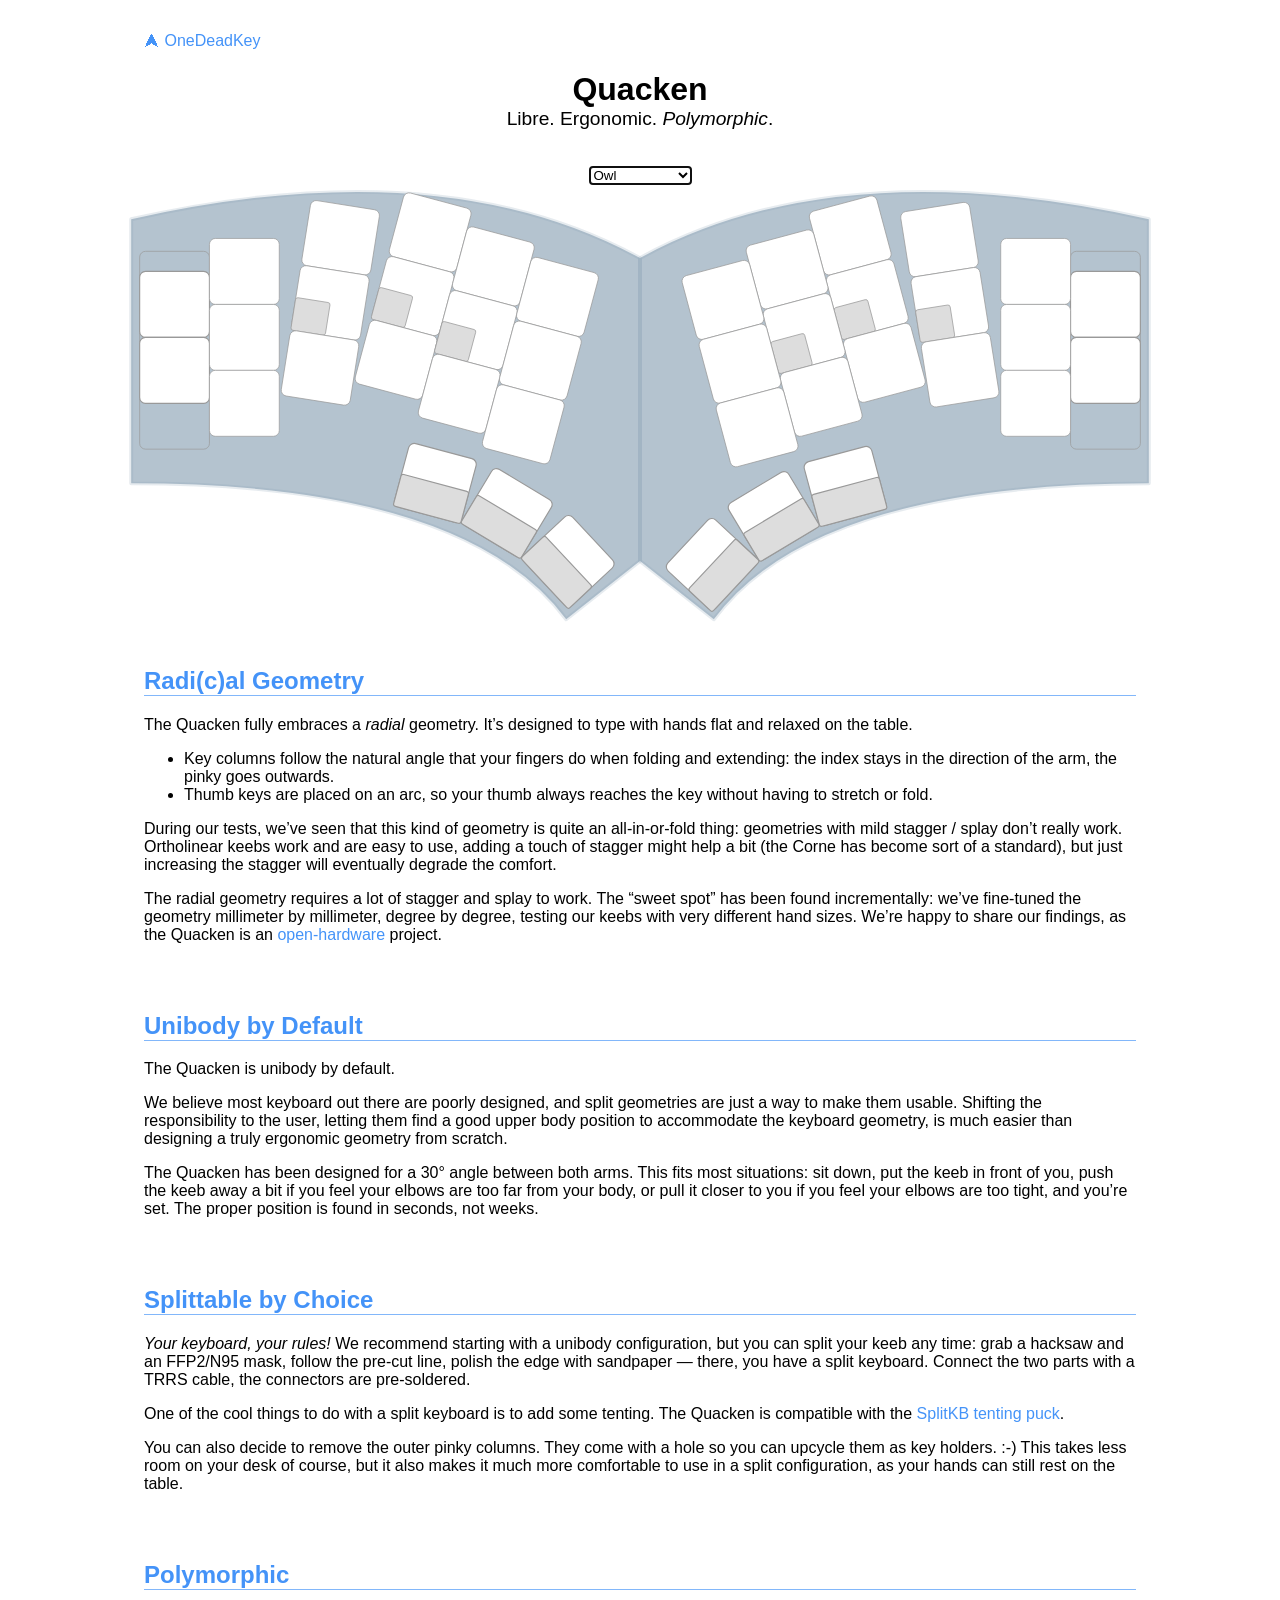
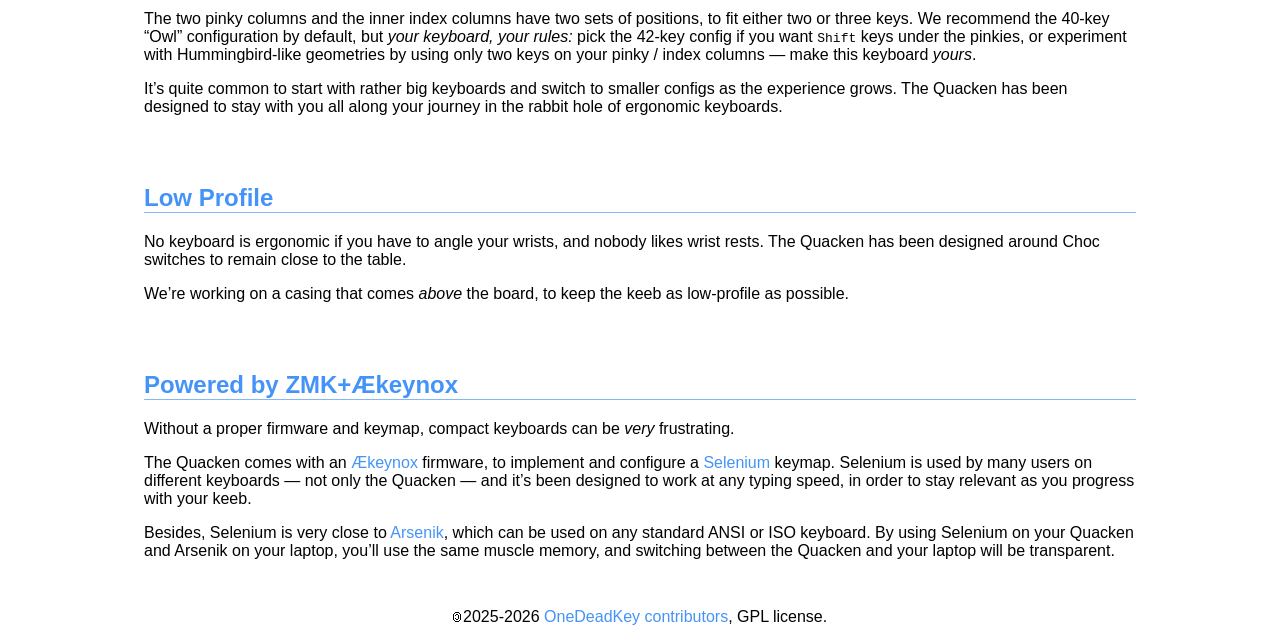
<file: index.html>
<!DOCTYPE html>
<html>
  <head>
    <meta charset="utf-8"/>
    <title>Quacken</title>
    <meta name="viewport" content="width=device-width">
    <meta name="description" content="A libre, ergonomic, polymorphic keyboard.">
    <meta property="og:title"        content="Quacken">
    <meta property="og:type"         content="website">
    <meta property="og:url"          content="https://onedeadkey.github.io/quacken">
    <meta property="og:image"        content="https://onedeadkey.github.io/quacken/quacken_owl.png">
    <meta property="og:image:type"   content="image/png">
    <meta property="og:image:width"  content="1200">
    <meta property="og:image:height" content="630">
    <meta property="og:description"  content="A libre, ergonomic, polymorphic keyboard.">
    <link type="image/svg+xml" rel="icon" href="favicon.svg" sizes="any">
    <link type="text/css" rel="stylesheet" href="style.css">
    <script type="text/javascript" src="keeb.js" defer></script>
  </head>
  <body>
    <header>
      <nav><a href="https://onedeadkey.github.io">⮝ OneDeadKey</a></nav>
      <h1>Quacken</h1>
      <p>Libre. Ergonomic. <em>Polymorphic</em>.</p>
    </header>

    <form>
      <select onchange="setConfig(this.value.toLowerCase())">
        <option>Raven</option>        <!-- Corbeau  -->
        <option>Owl</option>          <!-- Chouette -->
        <option>Sparrowhawk</option>  <!-- Épervier -->
        <option>Hoopoe</option>       <!-- Huppe    -->
        <!-- 34 keys -->
        <option>Bluethroat</option>   <!-- Gorgebleue -->
        <option>Swift</option>        <!-- Martinet   -->
        <option>Swallow</option>      <!-- Hirondelle -->
        <!-- 32 keys -->
        <option>Kingfisher</option>   <!-- Martin-pêcheur -->
        <option>Finch</option>        <!-- Pinson         -->
      </select>
    </form>

    <svg xmlns="http://www.w3.org/2000/svg" viewBox="38 -12 880 380">
      <g id="board">
        <path id="flex-half" d="m0 42 q-51 28-131 10 v-68 q86 0 112 -35 l19 15z"/>
        <use href="#flex-half" transform="scale(-1 1)"/>
      </g>

      <g id="left">
        <g class="outer matrix">
          <g class="col6">
            <g class="key top"/>
            <g class="key home"/>
            <g class="key bottom"/>
          </g>
          <g class="col6m">
            <g class="key top"/>
            <g class="key home"/>
          </g>

          <g class="pinky matrix">
            <g class="col5">
              <g class="key top"/>
              <g class="key home"/>
              <g class="key bottom"/>
            </g>
            <g class="col5m">
              <g class="key top"/>
              <g class="key home"/>
            </g>

            <g class="ring matrix">
              <g class="col4">
                <g class="key top"/>
                <g class="key home dual"/>
                <g class="key bottom"/>
              </g>

              <g class="middle matrix">
                <g class="col3">
                  <g class="key top"/>
                  <g class="key home dual"/>
                  <g class="key bottom"/>
                </g>

                <g class="index matrix">
                  <g class="col2">
                    <g class="key top"/>
                    <g class="key home dual"/>
                    <g class="key bottom"/>
                  </g>

                  <g class="thumbCluster">
                    <g class="tucked thumb">
                      <g class="key"/>
                      <g class="comfy thumb">
                        <g class="key"/>
                        <g class="reachy thumb">
                          <g class="key"/>
                        </g>
                      </g>
                    </g>
                  </g>

                  <g class="inner matrix">
                    <g class="col1">
                      <g class="key top"/>
                      <g class="key home"/>
                      <g class="key bottom"/>
                    </g>
                    <g class="col1m">
                      <g class="key top"/>
                      <g class="key home"/>
                    </g>
                  </g>
                </g>
              </g>
            </g>
          </g>
        </g>
      </g>

      <g id="right">
        <g class="outer matrix">
          <g class="col6">
            <g class="key top"/>
            <g class="key home"/>
            <g class="key bottom"/>
          </g>
          <g class="col6m">
            <g class="key top"/>
            <g class="key home"/>
          </g>

          <g class="pinky matrix">
            <g class="col5">
              <g class="key top"/>
              <g class="key home"/>
              <g class="key bottom"/>
            </g>
            <g class="col5m">
              <g class="key top"/>
              <g class="key home"/>
            </g>

            <g class="ring matrix">
              <g class="col4">
                <g class="key top"/>
                <g class="key home dual"/>
                <g class="key bottom"/>
              </g>

              <g class="middle matrix">
                <g class="col3">
                  <g class="key top"/>
                  <g class="key home dual"/>
                  <g class="key bottom"/>
                </g>

                <g class="index matrix">
                  <g class="col2">
                    <g class="key top"/>
                    <g class="key home dual"/>
                    <g class="key bottom"/>
                  </g>

                  <g class="thumbCluster">
                    <g class="tucked thumb">
                      <g class="key"/>
                      <g class="comfy thumb">
                        <g class="key"/>
                        <g class="reachy thumb">
                          <g class="key"/>
                        </g>
                      </g>
                    </g>
                  </g>

                  <g class="inner matrix">
                    <g class="col1">
                      <g class="key top"/>
                      <g class="key home"/>
                      <g class="key bottom"/>
                    </g>
                    <g class="col1m">
                      <g class="key top"/>
                      <g class="key home"/>
                    </g>
                  </g>
                </g>
              </g>
            </g>
          </g>
        </g>
      </g>
    </svg>

    <section>
      <h2 id="radial-geometry">Radi(c)al Geometry</h2>
      <p> The Quacken fully embraces a <em>radial</em> geometry. It’s designed to type with hands
        flat and relaxed on the table. </p>
      <ul>
        <li> Key columns follow the natural angle that your fingers do when folding and extending:
          the index stays in the direction of the arm, the pinky goes outwards. </li>
        <li> Thumb keys are placed on an arc, so your thumb always reaches the key without having to
          stretch or fold. </li>
      </ul>
      <p> During our tests, we’ve seen that this kind of geometry is quite an all-in-or-fold thing:
        geometries with mild stagger / splay don’t really work. Ortholinear keebs work and are easy
        to use, adding a touch of stagger might help a bit (the Corne has become sort of a standard),
        but just increasing the stagger will eventually degrade the comfort. </p>
      <p> The radial geometry requires a lot of stagger and splay to work. The “sweet spot” has been
        found incrementally: we’ve fine-tuned the geometry millimeter by millimeter, degree by
        degree, testing our keebs with very different hand sizes. We’re happy to share our findings,
        as the Quacken is an <a href="https://github.com/Nuclear-Squid/quacken">open-hardware</a>
        project. </p>
    </section>

    <section>
      <h2 id="unibody-by-default">Unibody by Default</h2>
      <p> The Quacken is unibody by default. </p>
      <p> We believe most keyboard out there are poorly designed, and split geometries are just a
        way to make them usable. Shifting the responsibility to the user, letting them find a good
        upper body position to accommodate the keyboard geometry, is much easier than designing a
        truly ergonomic geometry from scratch. </p>
      <p> The Quacken has been designed for a 30° angle between both arms. This fits most
        situations: sit down, put the keeb in front of you, push the keeb away a bit if you feel
        your elbows are too far from your body, or pull it closer to you if you feel your elbows are
        too tight, and you’re set. The proper position is found in seconds, not weeks. </p>
    </section>

    <section>
      <h2 id="splittable-by-choice">Splittable by Choice</h2>
      <p> <em>Your keyboard, your rules!</em> We recommend starting with a unibody configuration,
        but you can split your keeb any time: grab a hacksaw and an FFP2/N95 mask, follow the
        pre-cut line, polish the edge with sandpaper — there, you have a split keyboard. Connect the
        two parts with a TRRS cable, the connectors are pre-soldered. </p>
      <p> One of the cool things to do with a split keyboard is to add some tenting. The Quacken is
        compatible with the <a href="https://splitkb.com/products/tenting-puck">SplitKB tenting
        puck</a>. </p>
      <p> You can also decide to remove the outer pinky columns. They come with a hole so you can
        upcycle them as key holders. :-) This takes less room on your desk of course, but it also
        makes it much more comfortable to use in a split configuration, as your hands can still rest
        on the table. </p>
    </section>

    <section>
      <h2 id="polymorphic">Polymorphic</h2>
      <p> The two pinky columns and the inner index columns have two sets of positions, to fit
        either two or three keys. We recommend the 40-key “Owl” configuration by default, but
        <em>your keyboard, your rules:</em> pick the 42-key config if you want <kbd>Shift</kbd> keys
        under the pinkies, or experiment with Hummingbird-like geometries by using only two keys on
        your pinky / index columns — make this keyboard <em>yours</em>. </p>
      <p> It’s quite common to start with rather big keyboards and switch to smaller configs as the
        experience grows. The Quacken has been designed to stay with you all along your journey in the
        rabbit hole of ergonomic keyboards. </p>
    </section>

    <section>
      <h2 id="low-profile">Low Profile</h2>
      <p> No keyboard is ergonomic if you have to angle your wrists, and nobody likes wrist rests.
        The Quacken has been designed around Choc switches to remain close to the table. </p>
      <p> We’re working on a casing that comes <em>above</em> the board, to keep the keeb as
        low-profile as possible. </p>
    </section>

    <section>
      <h2 id="powered-by-zmk-aekeynox">Powered by ZMK+Ækeynox</h2>
      <p> Without a proper firmware and keymap, compact keyboards can be <em>very</em> frustrating. </p>
      <p> The Quacken comes with an <a href="https://github.com/OneDeadKey/zmk-config-aekeynox">Ækeynox</a>
        firmware, to implement and configure a <a href="https://onedeadkey.github.io/selenium">Selenium</a>
        keymap. Selenium is used by many users on different keyboards — not only the Quacken — and
        it’s been designed to work at any typing speed, in order to stay relevant as you progress
        with your keeb. </p>
      <p> Besides, Selenium is very close to <a href="https://github.com/onedeadkey/arsenik">Arsenik</a>,
        which can be used on any standard ANSI or ISO keyboard. By using Selenium on your Quacken
        and Arsenik on your laptop, you’ll use the same muscle memory, and switching between the
        Quacken and your laptop will be transparent. </p>
    </section>

    <footer>
      🄯 2025-2026 <a href="https://github.com/OneDeadKey/quacken">OneDeadKey contributors</a>, GPL license.
    </footer>

  </body>
</html>
</file>
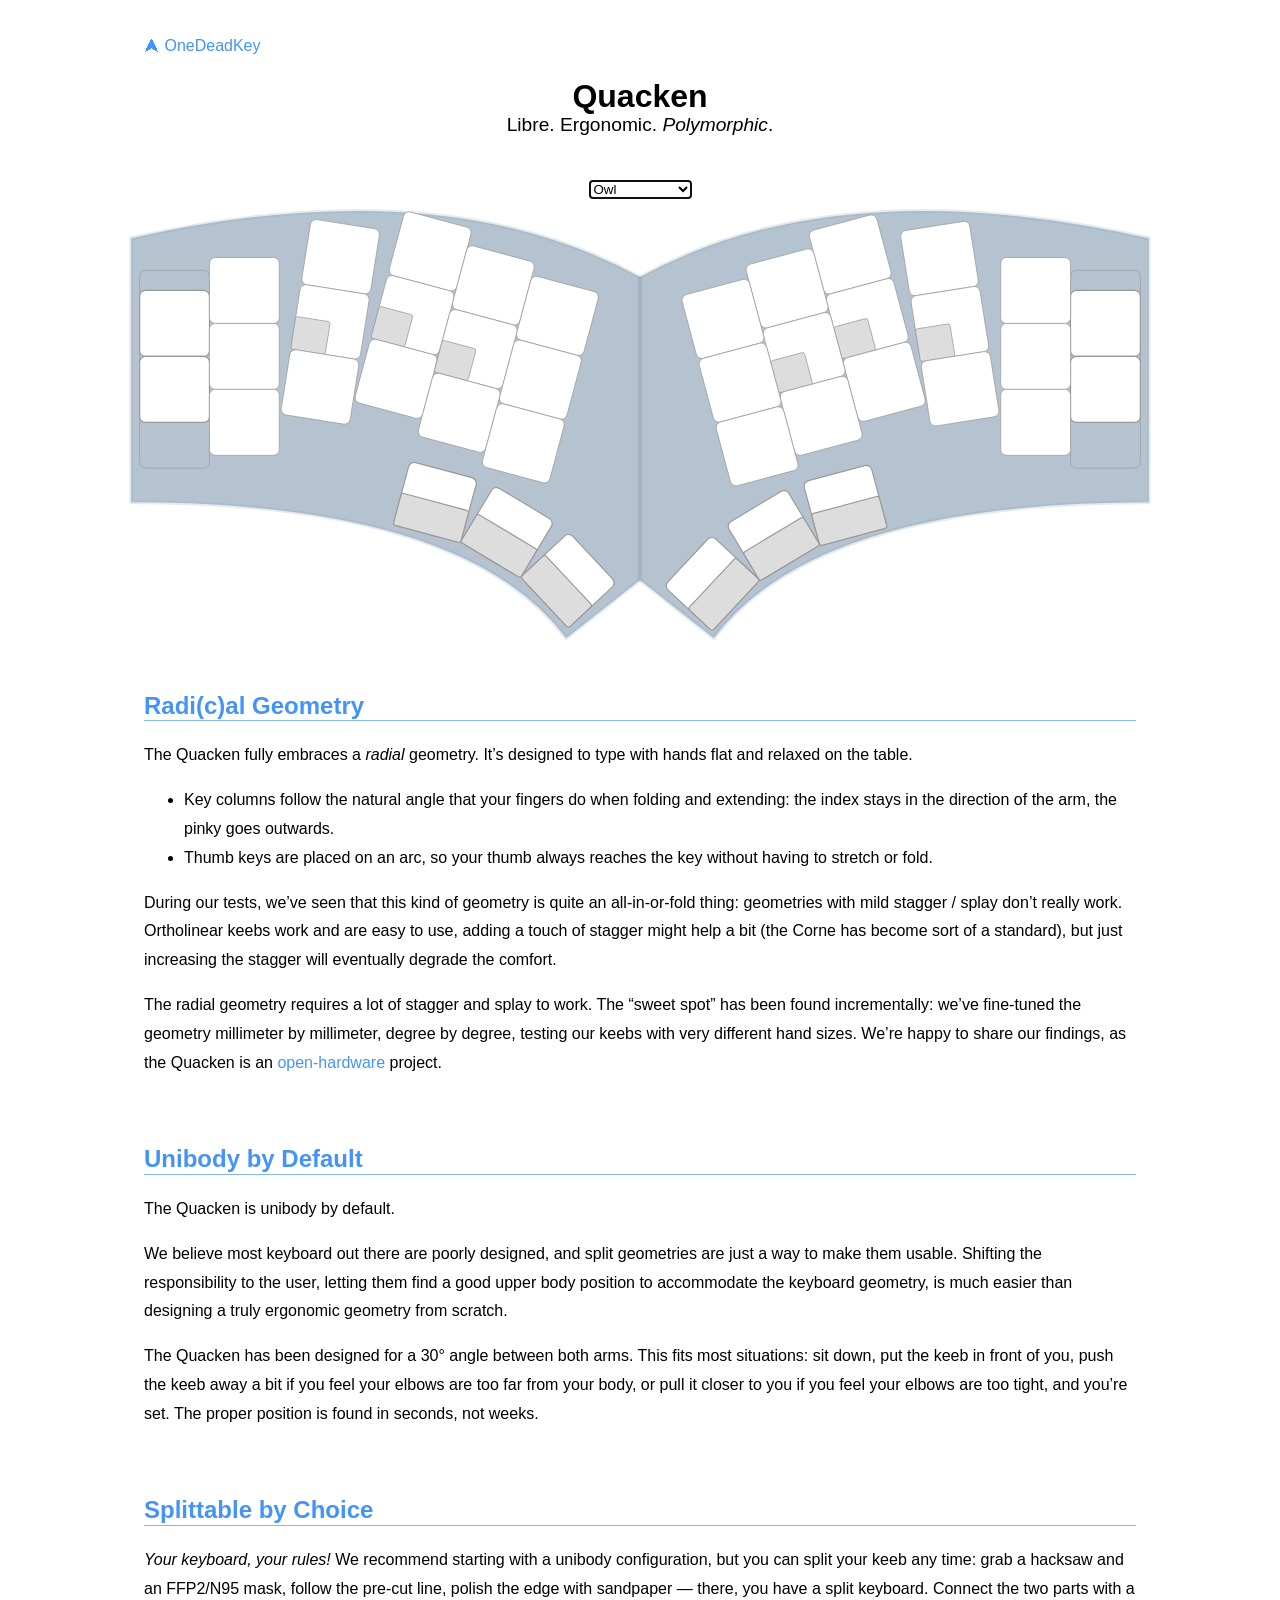
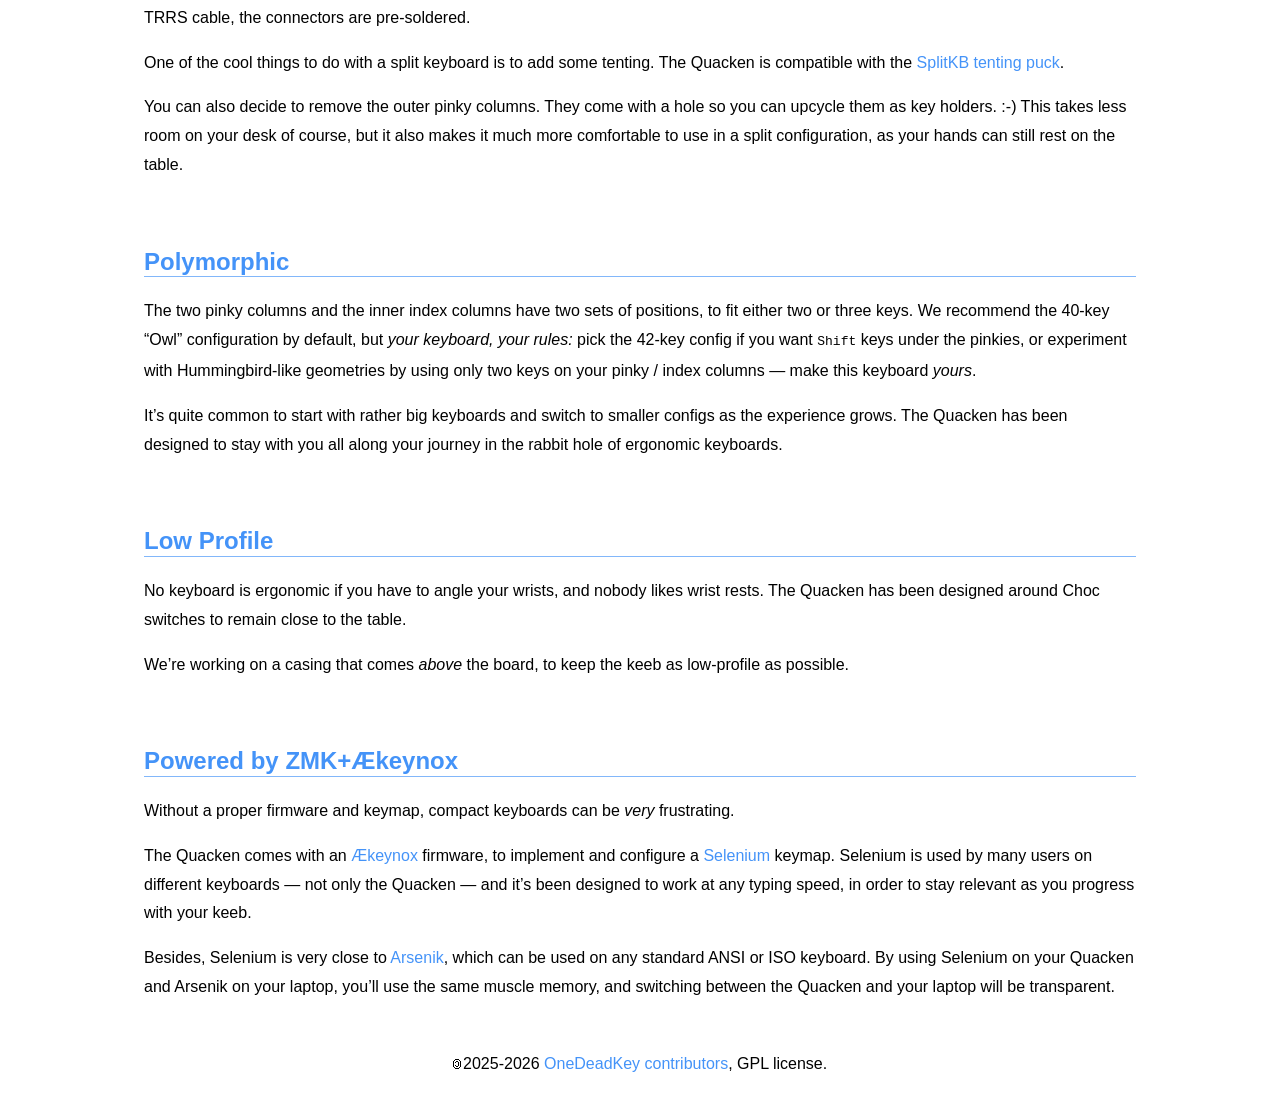
<file: docs/index.html>
<!DOCTYPE html>
<html>
  <head>
    <meta charset="utf-8"/>
    <title>Quacken</title>
    <meta name="viewport" content="width=device-width">
    <meta name="description" content="A libre, ergonomic, polymorphic keyboard.">
    <meta property="og:title"        content="Quacken">
    <meta property="og:type"         content="website">
    <meta property="og:url"          content="https://onedeadkey.github.io/quacken">
    <meta property="og:image"        content="https://onedeadkey.github.io/quacken/quacken_owl.png">
    <meta property="og:image:type"   content="image/png">
    <meta property="og:image:width"  content="1200">
    <meta property="og:image:height" content="630">
    <meta property="og:description"  content="A libre, ergonomic, polymorphic keyboard.">
    <link type="image/svg+xml" rel="icon" href="favicon.svg" sizes="any">
    <link type="text/css" rel="stylesheet" href="style.css">
    <script type="text/javascript" src="keeb.js" defer></script>
  </head>
  <body>
    <header>
      <nav><a href="https://onedeadkey.github.io">⮝ OneDeadKey</a></nav>
      <h1>Quacken</h1>
      <p>Libre. Ergonomic. <em>Polymorphic</em>.</p>
    </header>

    <form>
      <select onchange="setConfig(this.value.toLowerCase())">
        <option>Raven</option>        <!-- Corbeau  -->
        <option>Owl</option>          <!-- Chouette -->
        <option>Sparrowhawk</option>  <!-- Épervier -->
        <option>Hoopoe</option>       <!-- Huppe    -->
        <!-- 34 keys -->
        <option>Bluejay</option>      <!-- Geai bleu  -->
        <option>Wallcreeper</option>  <!-- Tichodrome -->
        <option>Bluethroat</option>   <!-- Gorgebleue -->
        <option>Swift</option>        <!-- Martinet   -->
        <option>Swallow</option>      <!-- Hirondelle -->
        <!-- 32 keys -->
        <option>Kingfisher</option>   <!-- Martin-pêcheur -->
        <option>Finch</option>        <!-- Pinson         -->
      </select>
    </form>

    <svg xmlns="http://www.w3.org/2000/svg" viewBox="38 -12 880 380">
      <g id="board">
        <path id="flex-half" d="m0 42 q-51 28-131 10 v-68 q86 0 112 -35 l19 15z"/>
        <use href="#flex-half" transform="scale(-1 1)"/>
      </g>

      <g id="left">
        <g class="outer matrix">
          <g class="col6">
            <g class="key top"/>
            <g class="key home"/>
            <g class="key bottom"/>
          </g>
          <g class="col6m">
            <g class="key top"/>
            <g class="key home"/>
          </g>

          <g class="pinky matrix">
            <g class="col5">
              <g class="key top"/>
              <g class="key home"/>
              <g class="key bottom"/>
            </g>
            <g class="col5m">
              <g class="key top"/>
              <g class="key home"/>
            </g>

            <g class="ring matrix">
              <g class="col4">
                <g class="key top"/>
                <g class="key home dual"/>
                <g class="key bottom"/>
              </g>

              <g class="middle matrix">
                <g class="col3">
                  <g class="key top"/>
                  <g class="key home dual"/>
                  <g class="key bottom"/>
                </g>

                <g class="index matrix">
                  <g class="col2">
                    <g class="key top"/>
                    <g class="key home dual"/>
                    <g class="key bottom"/>
                  </g>

                  <g class="thumbCluster">
                    <g class="tucked thumb">
                      <g class="key"/>
                      <g class="comfy thumb">
                        <g class="key"/>
                        <g class="reachy thumb">
                          <g class="key"/>
                        </g>
                      </g>
                    </g>
                  </g>

                  <g class="inner matrix">
                    <g class="col1">
                      <g class="key top"/>
                      <g class="key home"/>
                      <g class="key bottom"/>
                    </g>
                    <g class="col1m">
                      <g class="key top"/>
                      <g class="key home"/>
                    </g>
                  </g>
                </g>
              </g>
            </g>
          </g>
        </g>
      </g>

      <g id="right">
        <g class="outer matrix">
          <g class="col6">
            <g class="key top"/>
            <g class="key home"/>
            <g class="key bottom"/>
          </g>
          <g class="col6m">
            <g class="key top"/>
            <g class="key home"/>
          </g>

          <g class="pinky matrix">
            <g class="col5">
              <g class="key top"/>
              <g class="key home"/>
              <g class="key bottom"/>
            </g>
            <g class="col5m">
              <g class="key top"/>
              <g class="key home"/>
            </g>

            <g class="ring matrix">
              <g class="col4">
                <g class="key top"/>
                <g class="key home dual"/>
                <g class="key bottom"/>
              </g>

              <g class="middle matrix">
                <g class="col3">
                  <g class="key top"/>
                  <g class="key home dual"/>
                  <g class="key bottom"/>
                </g>

                <g class="index matrix">
                  <g class="col2">
                    <g class="key top"/>
                    <g class="key home dual"/>
                    <g class="key bottom"/>
                  </g>

                  <g class="thumbCluster">
                    <g class="tucked thumb">
                      <g class="key"/>
                      <g class="comfy thumb">
                        <g class="key"/>
                        <g class="reachy thumb">
                          <g class="key"/>
                        </g>
                      </g>
                    </g>
                  </g>

                  <g class="inner matrix">
                    <g class="col1">
                      <g class="key top"/>
                      <g class="key home"/>
                      <g class="key bottom"/>
                    </g>
                    <g class="col1m">
                      <g class="key top"/>
                      <g class="key home"/>
                    </g>
                  </g>
                </g>
              </g>
            </g>
          </g>
        </g>
      </g>
    </svg>

    <section>
      <h2 id="radial-geometry">Radi(c)al Geometry</h2>
      <p> The Quacken fully embraces a <em>radial</em> geometry. It’s designed to type with hands
        flat and relaxed on the table. </p>
      <ul>
        <li> Key columns follow the natural angle that your fingers do when folding and extending:
          the index stays in the direction of the arm, the pinky goes outwards. </li>
        <li> Thumb keys are placed on an arc, so your thumb always reaches the key without having to
          stretch or fold. </li>
      </ul>
      <p> During our tests, we’ve seen that this kind of geometry is quite an all-in-or-fold thing:
        geometries with mild stagger / splay don’t really work. Ortholinear keebs work and are easy
        to use, adding a touch of stagger might help a bit (the Corne has become sort of a standard),
        but just increasing the stagger will eventually degrade the comfort. </p>
      <p> The radial geometry requires a lot of stagger and splay to work. The “sweet spot” has been
        found incrementally: we’ve fine-tuned the geometry millimeter by millimeter, degree by
        degree, testing our keebs with very different hand sizes. We’re happy to share our findings,
        as the Quacken is an <a href="https://github.com/Nuclear-Squid/quacken">open-hardware</a>
        project. </p>
    </section>

    <section>
      <h2 id="unibody-by-default">Unibody by Default</h2>
      <p> The Quacken is unibody by default. </p>
      <p> We believe most keyboard out there are poorly designed, and split geometries are just a
        way to make them usable. Shifting the responsibility to the user, letting them find a good
        upper body position to accommodate the keyboard geometry, is much easier than designing a
        truly ergonomic geometry from scratch. </p>
      <p> The Quacken has been designed for a 30° angle between both arms. This fits most
        situations: sit down, put the keeb in front of you, push the keeb away a bit if you feel
        your elbows are too far from your body, or pull it closer to you if you feel your elbows are
        too tight, and you’re set. The proper position is found in seconds, not weeks. </p>
    </section>

    <section>
      <h2 id="splittable-by-choice">Splittable by Choice</h2>
      <p> <em>Your keyboard, your rules!</em> We recommend starting with a unibody configuration,
        but you can split your keeb any time: grab a hacksaw and an FFP2/N95 mask, follow the
        pre-cut line, polish the edge with sandpaper — there, you have a split keyboard. Connect the
        two parts with a TRRS cable, the connectors are pre-soldered. </p>
      <p> One of the cool things to do with a split keyboard is to add some tenting. The Quacken is
        compatible with the <a href="https://splitkb.com/products/tenting-puck">SplitKB tenting
        puck</a>. </p>
      <p> You can also decide to remove the outer pinky columns. They come with a hole so you can
        upcycle them as key holders. :-) This takes less room on your desk of course, but it also
        makes it much more comfortable to use in a split configuration, as your hands can still rest
        on the table. </p>
    </section>

    <section>
      <h2 id="polymorphic">Polymorphic</h2>
      <p> The two pinky columns and the inner index columns have two sets of positions, to fit
        either two or three keys. We recommend the 40-key “Owl” configuration by default, but
        <em>your keyboard, your rules:</em> pick the 42-key config if you want <kbd>Shift</kbd> keys
        under the pinkies, or experiment with Hummingbird-like geometries by using only two keys on
        your pinky / index columns — make this keyboard <em>yours</em>. </p>
      <p> It’s quite common to start with rather big keyboards and switch to smaller configs as the
        experience grows. The Quacken has been designed to stay with you all along your journey in the
        rabbit hole of ergonomic keyboards. </p>
    </section>

    <section>
      <h2 id="low-profile">Low Profile</h2>
      <p> No keyboard is ergonomic if you have to angle your wrists, and nobody likes wrist rests.
        The Quacken has been designed around Choc switches to remain close to the table. </p>
      <p> We’re working on a casing that comes <em>above</em> the board, to keep the keeb as
        low-profile as possible. </p>
    </section>

    <section>
      <h2 id="powered-by-zmk-aekeynox">Powered by ZMK+Ækeynox</h2>
      <p> Without a proper firmware and keymap, compact keyboards can be <em>very</em> frustrating. </p>
      <p> The Quacken comes with an <a href="https://github.com/OneDeadKey/zmk-config-aekeynox">Ækeynox</a>
        firmware, to implement and configure a <a href="https://onedeadkey.github.io/selenium">Selenium</a>
        keymap. Selenium is used by many users on different keyboards — not only the Quacken — and
        it’s been designed to work at any typing speed, in order to stay relevant as you progress
        with your keeb. </p>
      <p> Besides, Selenium is very close to <a href="https://github.com/onedeadkey/arsenik">Arsenik</a>,
        which can be used on any standard ANSI or ISO keyboard. By using Selenium on your Quacken
        and Arsenik on your laptop, you’ll use the same muscle memory, and switching between the
        Quacken and your laptop will be transparent. </p>
    </section>

    <footer>
      🄯 2025-2026 <a href="https://github.com/OneDeadKey/quacken">OneDeadKey contributors</a>, GPL license.
    </footer>

    <script>
      document.querySelector("select").focus();
    </script>
  </body>
</html>
</file>
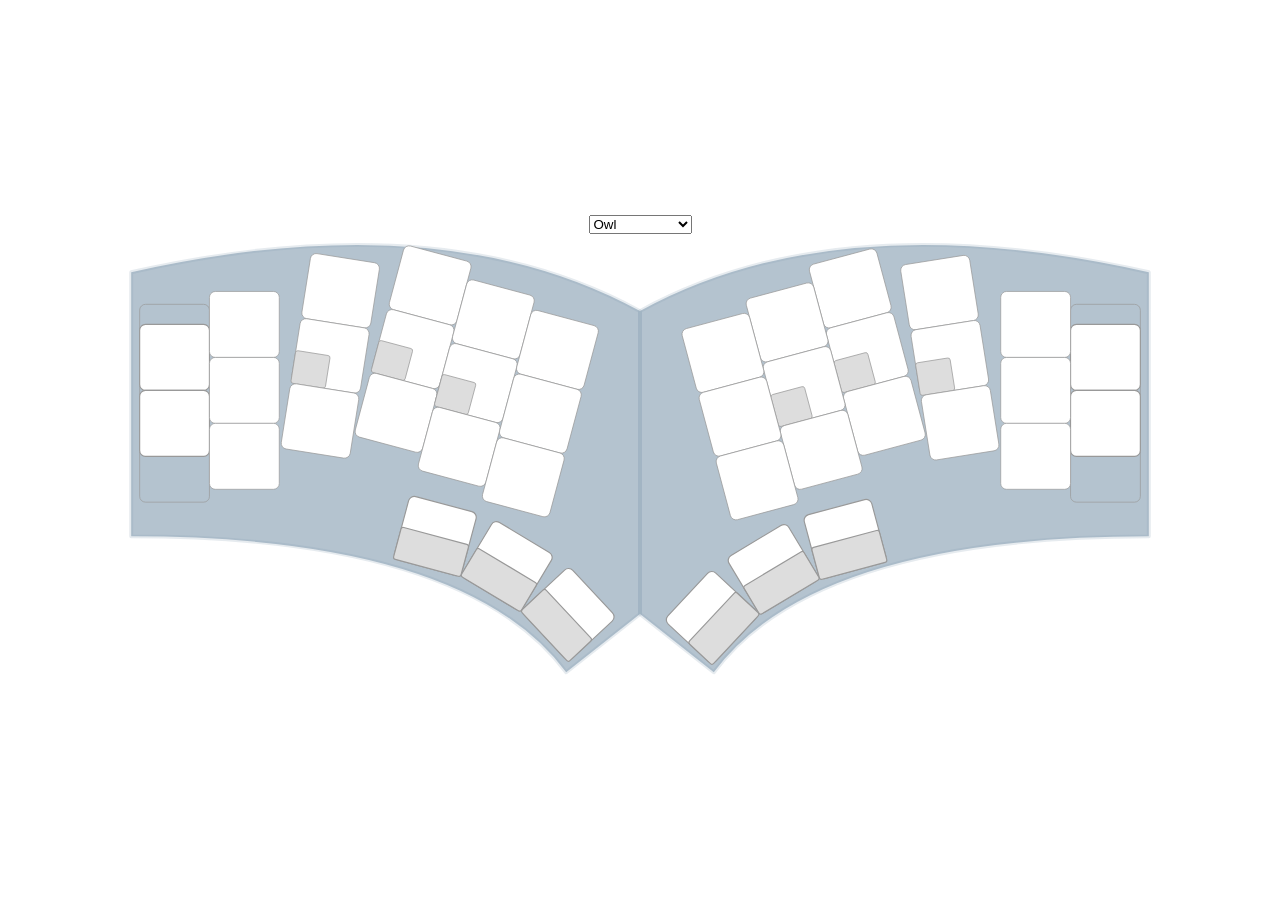
<file: docs/keeb.html>
<!DOCTYPE html>
<html>
  <head>
    <meta charset="utf-8"/>
    <title>Quacken</title>
    <meta name="viewport" content="width=device-width">
    <meta name="description" content="A libre, ergonomic, polymorphic keyboard.">
    <link type="image/svg+xml" rel="icon" href="favicon.svg" sizes="any">
    <link type="text/css" rel="stylesheet" href="style.css">
    <style>
      html {
        height: 100%;
        display: flex;
        align-items: center;
        justify-content: center;
      }
    </style>
    <script type="text/javascript" src="keeb.js" defer></script>
  </head>
  <body>
    <form>
      <select onchange="setConfig(this.value.toLowerCase())">
        <option>Raven</option>        <!-- Corbeau  -->
        <option>Owl</option>          <!-- Chouette -->
        <option>Sparrowhawk</option>  <!-- Épervier -->
        <option>Hoopoe</option>       <!-- Huppe    -->
        <!-- 34 keys -->
        <option>Bluejay</option>      <!-- Geai bleu  -->
        <option>Wallcreeper</option>  <!-- Tichodrome -->
        <option>Bluethroat</option>   <!-- Gorgebleue -->
        <option>Swift</option>        <!-- Martinet   -->
        <option>Swallow</option>      <!-- Hirondelle -->
        <!-- 32 keys -->
        <option>Kingfisher</option>   <!-- Martin-pêcheur -->
        <option>Finch</option>        <!-- Pinson         -->
      </select>
    </form>

    <svg xmlns="http://www.w3.org/2000/svg" viewBox="38 -12 880 380">
      <g id="board">
        <path id="flex-half" d="m0 42 q-51 28-131 10 v-68 q86 0 112 -35 l19 15z"/>
        <use href="#flex-half" transform="scale(-1 1)"/>
      </g>

      <g id="left">
        <g class="outer matrix">
          <g class="col6">
            <g class="key top"/>
            <g class="key home"/>
            <g class="key bottom"/>
          </g>
          <g class="col6m">
            <g class="key top"/>
            <g class="key home"/>
          </g>

          <g class="pinky matrix">
            <g class="col5">
              <g class="key top"/>
              <g class="key home"/>
              <g class="key bottom"/>
            </g>
            <g class="col5m">
              <g class="key top"/>
              <g class="key home"/>
            </g>

            <g class="ring matrix">
              <g class="col4">
                <g class="key top"/>
                <g class="key home dual"/>
                <g class="key bottom"/>
              </g>

              <g class="middle matrix">
                <g class="col3">
                  <g class="key top"/>
                  <g class="key home dual"/>
                  <g class="key bottom"/>
                </g>

                <g class="index matrix">
                  <g class="col2">
                    <g class="key top"/>
                    <g class="key home dual"/>
                    <g class="key bottom"/>
                  </g>

                  <g class="thumbCluster">
                    <g class="tucked thumb">
                      <g class="key"/>
                      <g class="comfy thumb">
                        <g class="key"/>
                        <g class="reachy thumb">
                          <g class="key"/>
                        </g>
                      </g>
                    </g>
                  </g>

                  <g class="inner matrix">
                    <g class="col1">
                      <g class="key top"/>
                      <g class="key home"/>
                      <g class="key bottom"/>
                    </g>
                    <g class="col1m">
                      <g class="key top"/>
                      <g class="key home"/>
                    </g>
                  </g>
                </g>
              </g>
            </g>
          </g>
        </g>
      </g>

      <g id="right">
        <g class="outer matrix">
          <g class="col6">
            <g class="key top"/>
            <g class="key home"/>
            <g class="key bottom"/>
          </g>
          <g class="col6m">
            <g class="key top"/>
            <g class="key home"/>
          </g>

          <g class="pinky matrix">
            <g class="col5">
              <g class="key top"/>
              <g class="key home"/>
              <g class="key bottom"/>
            </g>
            <g class="col5m">
              <g class="key top"/>
              <g class="key home"/>
            </g>

            <g class="ring matrix">
              <g class="col4">
                <g class="key top"/>
                <g class="key home dual"/>
                <g class="key bottom"/>
              </g>

              <g class="middle matrix">
                <g class="col3">
                  <g class="key top"/>
                  <g class="key home dual"/>
                  <g class="key bottom"/>
                </g>

                <g class="index matrix">
                  <g class="col2">
                    <g class="key top"/>
                    <g class="key home dual"/>
                    <g class="key bottom"/>
                  </g>

                  <g class="thumbCluster">
                    <g class="tucked thumb">
                      <g class="key"/>
                      <g class="comfy thumb">
                        <g class="key"/>
                        <g class="reachy thumb">
                          <g class="key"/>
                        </g>
                      </g>
                    </g>
                  </g>

                  <g class="inner matrix">
                    <g class="col1">
                      <g class="key top"/>
                      <g class="key home"/>
                      <g class="key bottom"/>
                    </g>
                    <g class="col1m">
                      <g class="key top"/>
                      <g class="key home"/>
                    </g>
                  </g>
                </g>
              </g>
            </g>
          </g>
        </g>
      </g>
    </svg>
  </body>
</html>
</file>
<file: style.css>
/**
 * ╭───────────────────────────────────────────────────────────────╮
 * │                         Color Palette                         │
 * ╰───────────────────────────────────────────────────────────────╯
**/

:root {
  color-scheme: light dark;

  /* <h2|a|code> and specific emphasis */
  --bg-accent:        #b884;
  --fg-accent-border: #4493f8aa;
  --fg-accent:        #4493f8;

  /* <kbd> and special inline content */
  --bg-key:           #8884;
  --fg-key-border:    #888;

  /* flavor menu */
  --bg-menu-head: rgba(130, 156, 175, 0.4);
  --bg-menu-cell: rgba(130, 156, 175, 0.2);
}


/**
 * ╭───────────────────────────────────────────────────────────────╮
 * │                          Main Layout                          │
 * ╰───────────────────────────────────────────────────────────────╯
**/

:root {
  --main-padding: 12px;
  --list-indent: 1.5em;
}

html {
  height: 100%;
}
body {
  margin: 1em auto;
  max-width: 64em;
  width: 100%;
  font-family: sans-serif;
}
header, footer {
  text-align: center;
}
header, footer, section {
  padding: 1em;
}

h1 {
  margin-bottom: 0;
}
h1 + p {
  margin-top: 0;
  font-size: 1.2em;
}

h2 {
  color: var(--fg-accent);
  border-bottom: 1px inset var(--fg-accent-border);
}

form {
  text-align: center;
}
svg {
  width: 100%;
}

nav {
  text-align: left;
}

a[href] {
  color: var(--fg-accent);
  text-decoration: none;
}

a[href]:hover {
  text-decoration: underline;
}


/**
 * ╭───────────────────────────────────────────────────────────────╮
 * │                           Keyboard                            │
 * ╰───────────────────────────────────────────────────────────────╯
**/

/* keyboard geometry (XXX magic numbers) */
#left  { transform: translate(-12px, 45px); }
#right { transform: translate(908px, 45px); }
#board { transform: translate(478px, 191px) scale(3.338, -3.338); }

#left  .matrix { transform-origin:  0px   56px; }
#left  .thumb  { transform-origin: -14px -62px; }
#right .matrix { transform-origin:  70px  56px; }
#right .thumb  { transform-origin:  74px -62px; }

/* color theme */
rect {
  fill: #fff;
  stroke: #999;
}
text {
  fill: #444;
  font: normal 11px sans-serif;
  text-align: center;
  text-anchor: middle;
}
.dualKey {
  fill: #ddd;
}
#board use,
#board path {
  fill:   rgba(130, 156, 175, 0.60);
  stroke: rgba(130, 156, 175, 0.20);
  stroke-width: 1.0px;
  stroke-linecap: round;
  stroke-linejoin: round;
}

.col1 rect,
.col2 rect,
.col3 rect,
.col4 rect,
.col5 rect,
.col6 rect {
  stroke-width: 0.6px !important;
}
</file>
<file: docs/style.css>
/**
 * ╭───────────────────────────────────────────────────────────────╮
 * │                         Color Palette                         │
 * ╰───────────────────────────────────────────────────────────────╯
**/

:root {
  color-scheme: light dark;

  /* <h2|a|code> and specific emphasis */
  --bg-accent:        #b884;
  --fg-accent-border: #4493f8aa;
  --fg-accent:        #4493f8;

  /* <kbd> and special inline content */
  --bg-key:           #8884;
  --fg-key-border:    #888;

  /* flavor menu */
  --bg-menu-head: rgba(130, 156, 175, 0.4);
  --bg-menu-cell: rgba(130, 156, 175, 0.2);
}


/**
 * ╭───────────────────────────────────────────────────────────────╮
 * │                          Main Layout                          │
 * ╰───────────────────────────────────────────────────────────────╯
**/

:root {
  --main-padding: 12px;
  --list-indent: 1.5em;
}

html {
  height: 100%;
}
body {
  margin: 1em auto;
  max-width: 64em;
  width: 100%;
  font-family: sans-serif;
  line-height: 1.8em;
}
header, footer {
  text-align: center;
}
header, footer, section {
  padding: 1em;
}

h1 {
  margin-bottom: 0;
}
h1 + p {
  margin-top: 0;
  font-size: 1.2em;
}

h2 {
  color: var(--fg-accent);
  border-bottom: 1px inset var(--fg-accent-border);
}

form {
  text-align: center;
}
svg {
  width: 100%;
}

nav {
  text-align: left;
}

a[href] {
  color: var(--fg-accent);
  text-decoration: none;
}

a[href]:hover {
  text-decoration: underline;
}


/**
 * ╭───────────────────────────────────────────────────────────────╮
 * │                           Keyboard                            │
 * ╰───────────────────────────────────────────────────────────────╯
**/

/* keyboard geometry (XXX magic numbers) */
#left  { transform: translate(-12px, 45px); }
#right { transform: translate(908px, 45px); }
#board { transform: translate(478px, 191px) scale(3.338, -3.338); }

#left  .matrix { transform-origin:  0px   56px; }
#left  .thumb  { transform-origin: -14px -62px; }
#right .matrix { transform-origin:  70px  56px; }
#right .thumb  { transform-origin:  74px -62px; }

/* color theme */
rect {
  fill: #fff;
  stroke: #999;
}
text {
  fill: #444;
  font: normal 11px sans-serif;
  text-align: center;
  text-anchor: middle;
}
.dualKey {
  fill: #ddd;
}
#board use,
#board path {
  fill:   rgba(130, 156, 175, 0.60);
  stroke: rgba(130, 156, 175, 0.20);
  stroke-width: 1.0px;
  stroke-linecap: round;
  stroke-linejoin: round;
}

.col1 rect,
.col2 rect,
.col3 rect,
.col4 rect,
.col5 rect,
.col6 rect {
  stroke-width: 0.6px !important;
}
</file>
